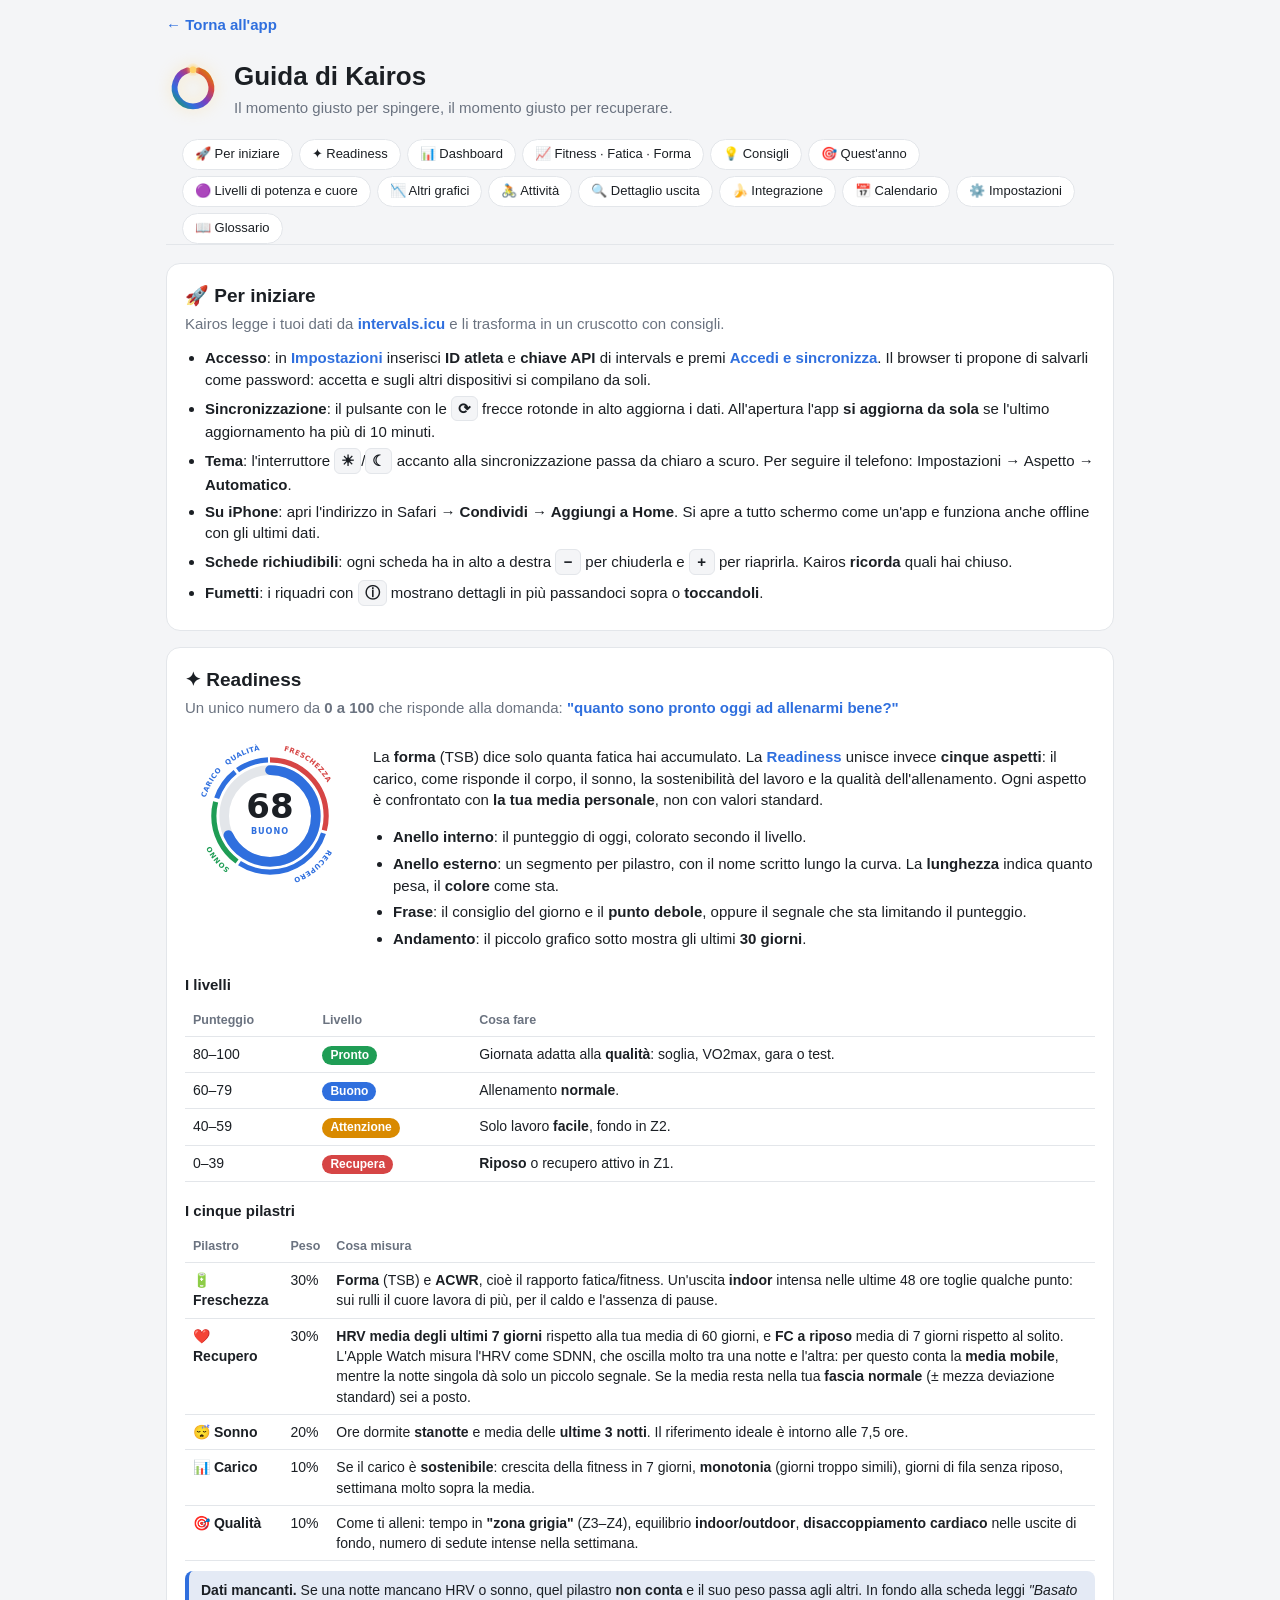
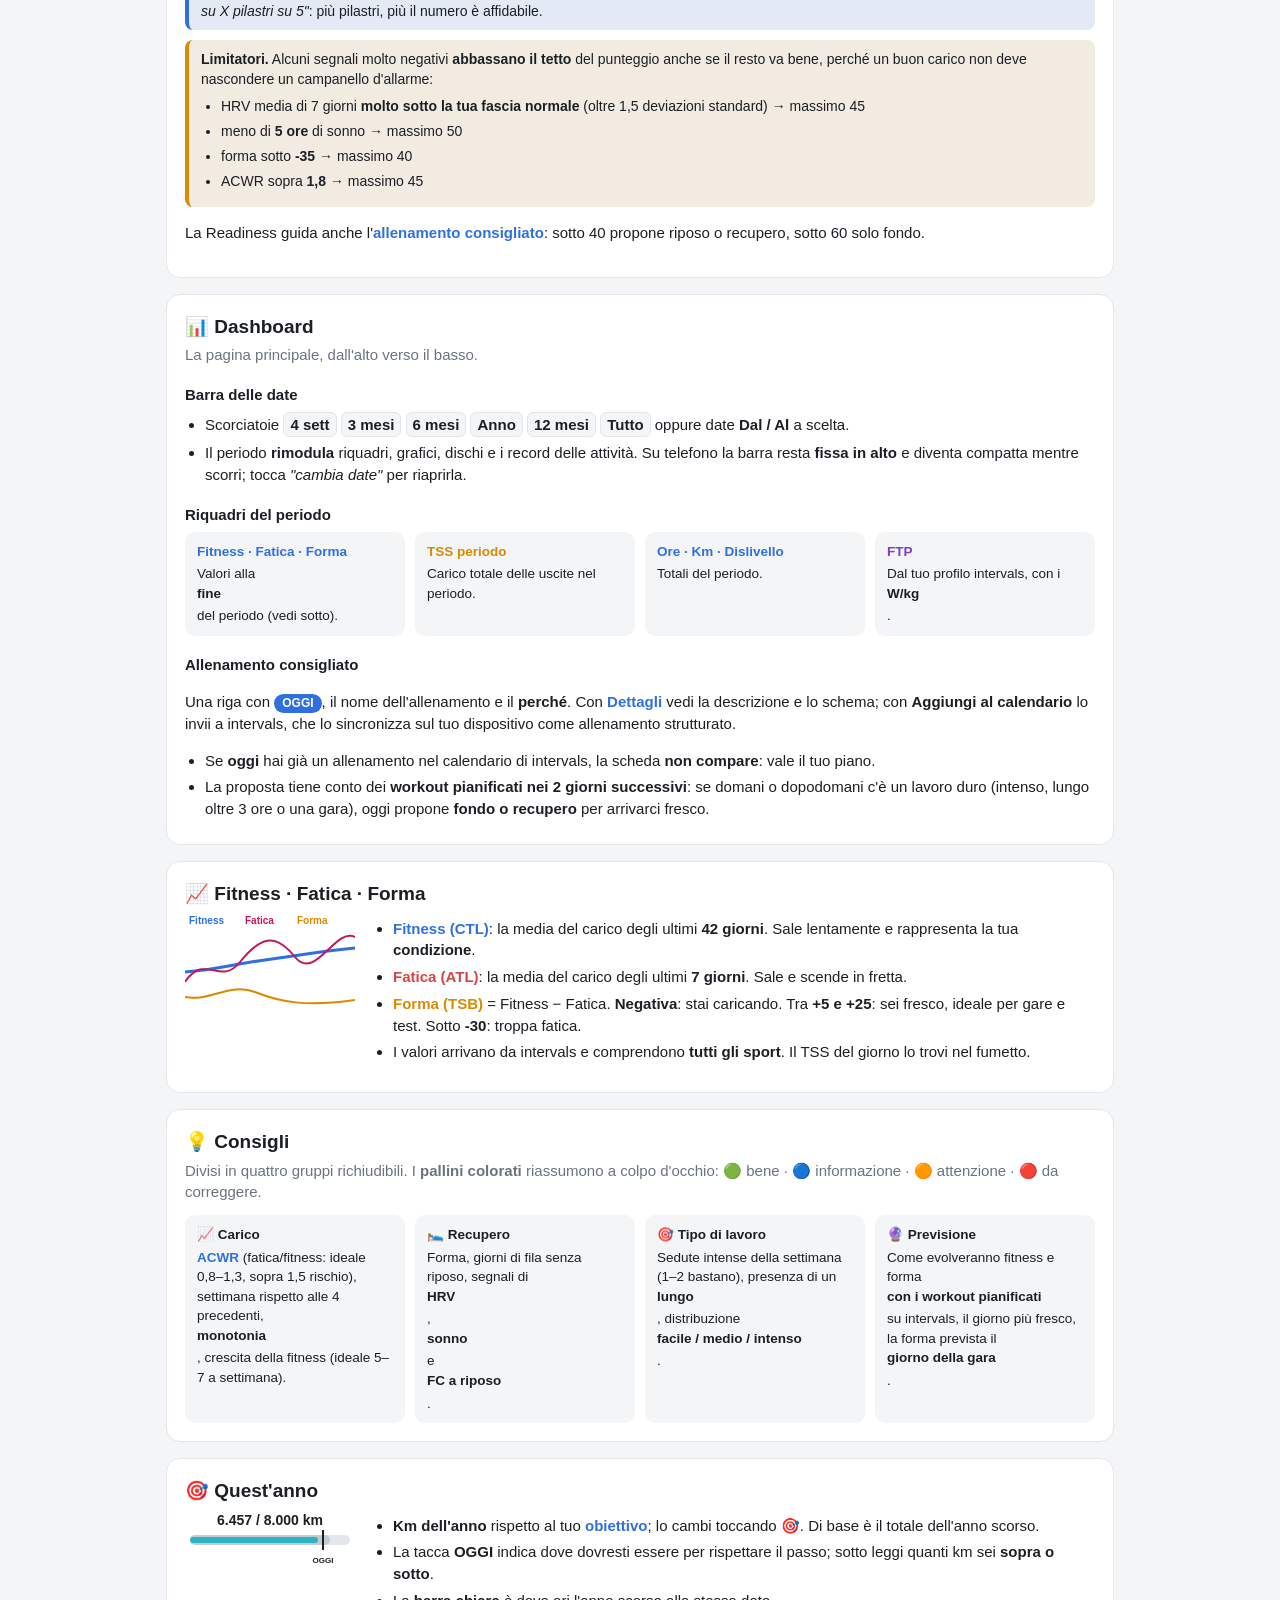
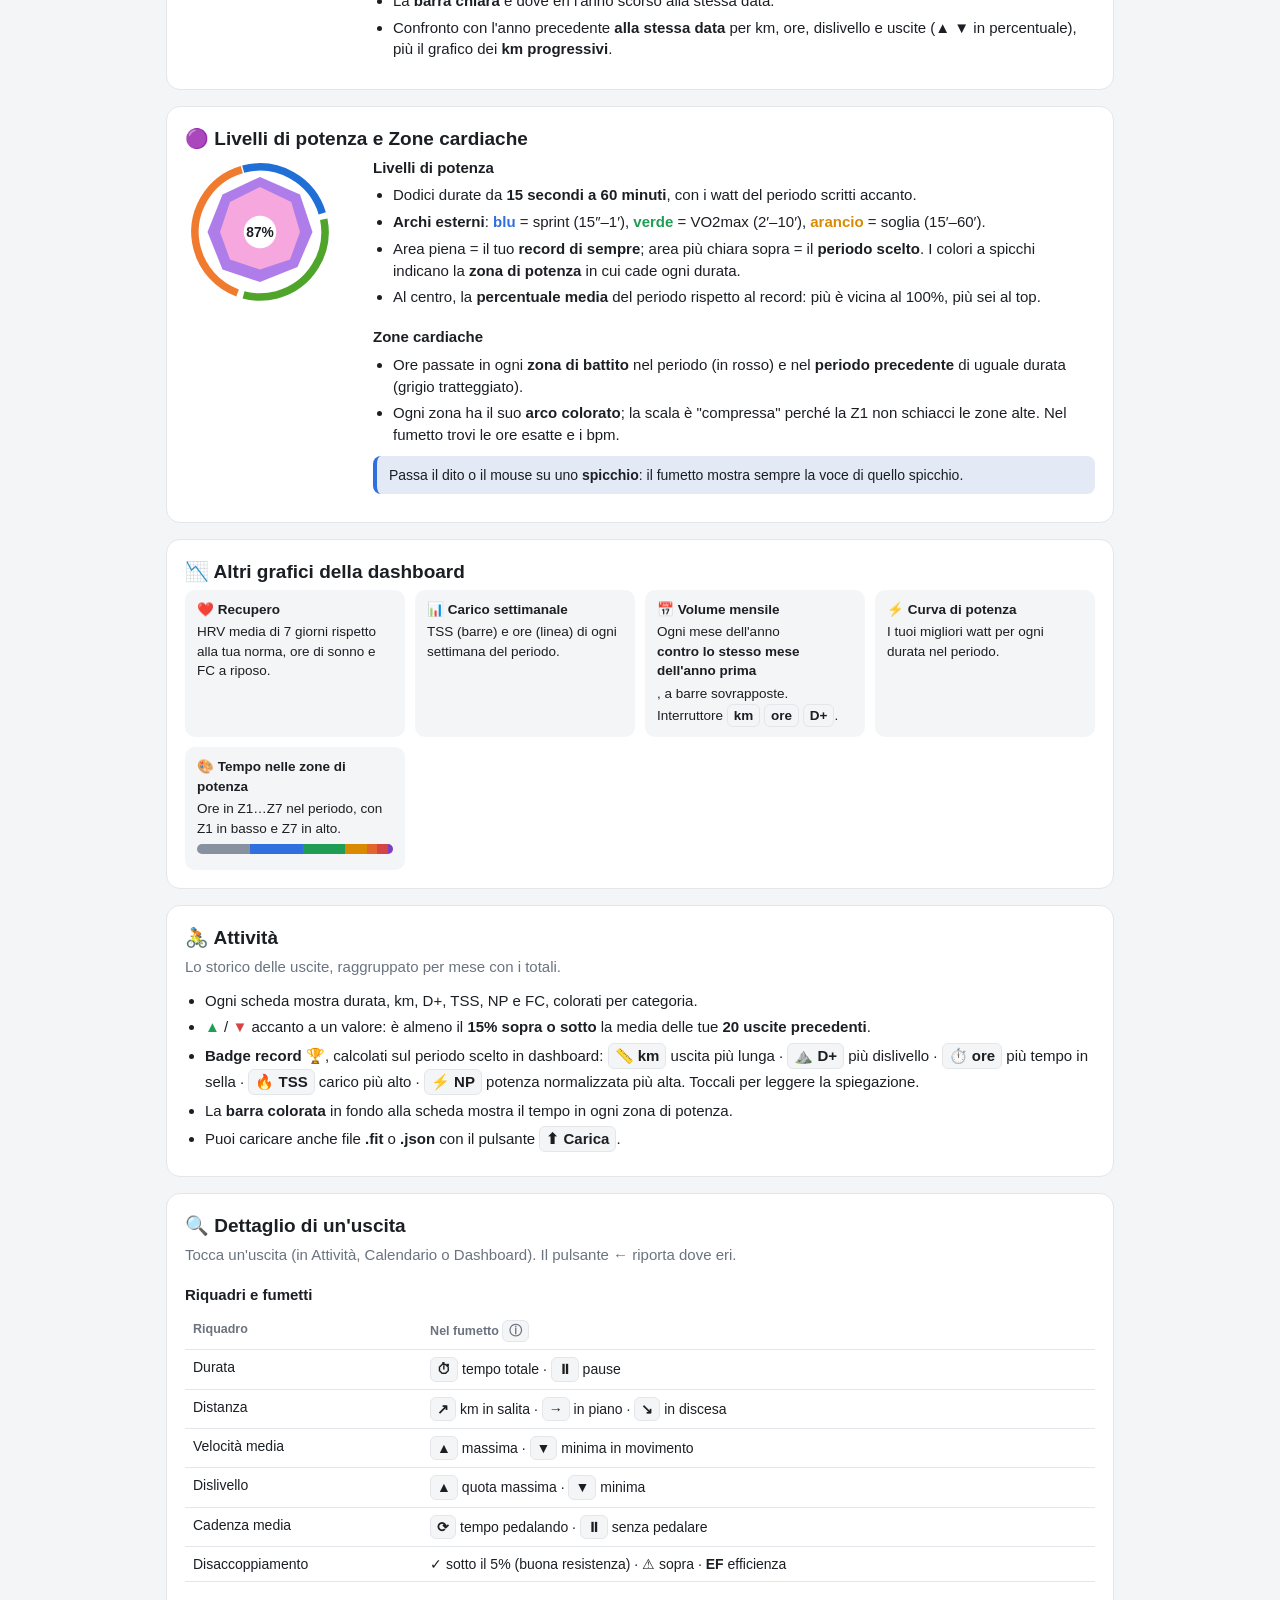
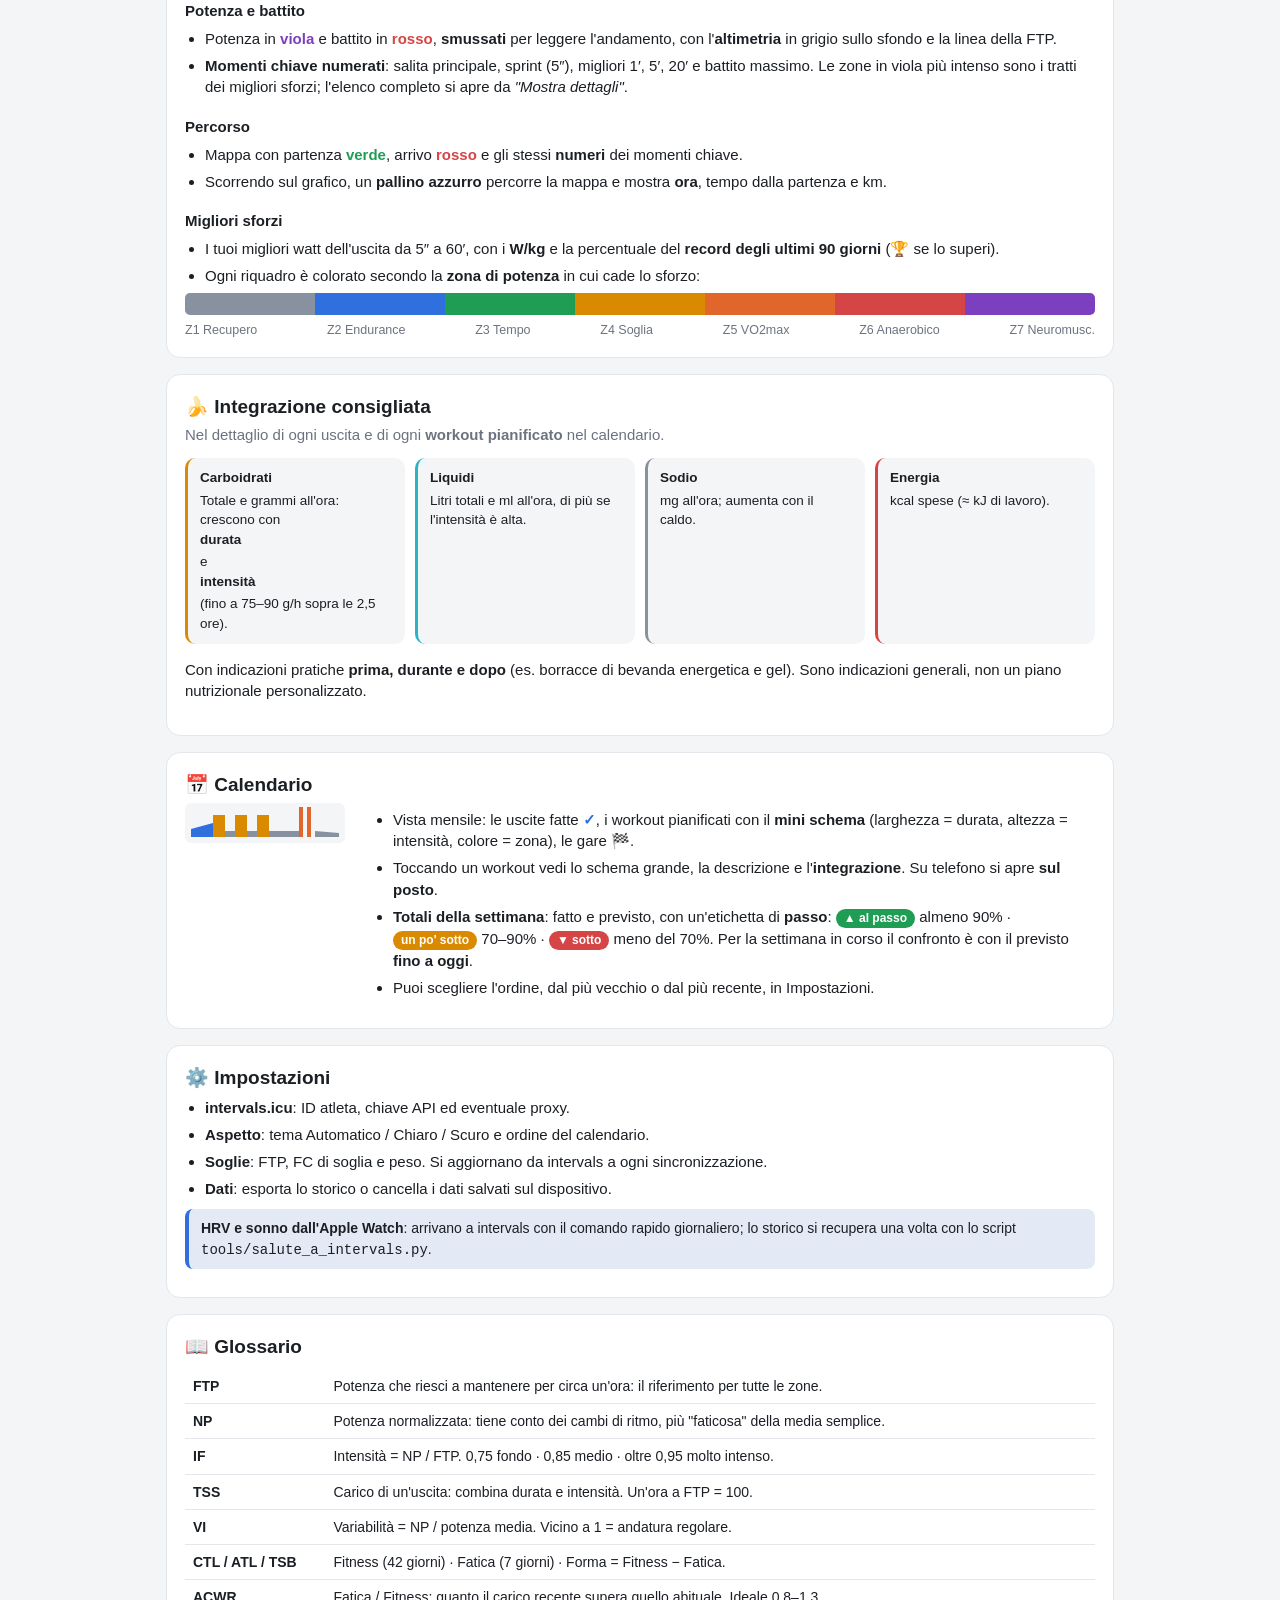
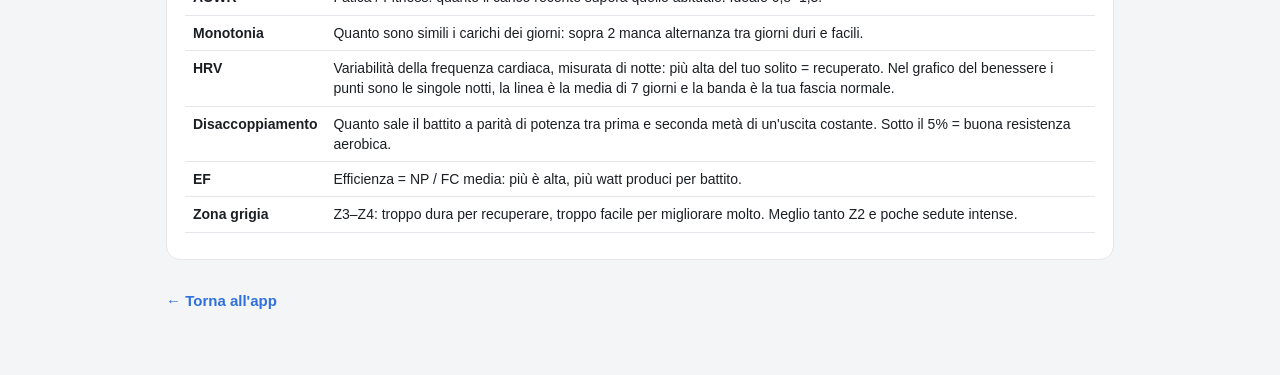
<file: guida.html>
<!doctype html>
<html lang="it">
<head>
  <meta charset="utf-8">
  <meta name="viewport" content="width=device-width, initial-scale=1, viewport-fit=cover">
  <meta name="theme-color" content="#111418">
  <title>Guida · Kairos</title>
  <link rel="icon" href="icon.svg" type="image/svg+xml">
  <link rel="stylesheet" href="styles.css">
  <script>
    try { const t = localStorage.getItem('theme'); if (t === 'light' || t === 'dark') document.documentElement.dataset.theme = t; } catch {}
  </script>
  <style>
    .guide { max-width: 980px; margin: 0 auto; padding: 0 16px 60px; }
    .g-hero { display: flex; align-items: center; gap: 14px; padding: 18px 0 8px; }
    .g-hero img { width: 54px; height: 54px; filter: drop-shadow(0 0 8px #ffd16666); }
    .g-hero h1 { margin: 0; font-size: 26px; }
    .g-hero p { margin: 2px 0 0; color: var(--muted); }
    .g-back { display: inline-block; margin: 14px 0 4px; color: var(--accent); text-decoration: none; font-weight: 600; }
    .toc { display: flex; flex-wrap: wrap; gap: 6px; margin: 12px 0 18px; }
    .toc a { text-decoration: none; color: var(--text); background: var(--card); border: 1px solid var(--line); border-radius: 999px; padding: 5px 12px; font-size: 13px; }
    .toc a:hover { border-color: var(--accent); color: var(--accent); }
    section.g { background: var(--card); border: 1px solid var(--line); border-radius: 14px; padding: 18px; margin-bottom: 16px; scroll-margin-top: 12px; }
    section.g > h2 { font-size: 19px; color: var(--text); margin: 0 0 4px; display: flex; align-items: center; gap: 8px; }
    section.g > .lead { color: var(--muted); margin: 0 0 12px; }
    h3 { font-size: 15px; margin: 18px 0 6px; }
    .g ul { padding-left: 20px; margin: 6px 0; } .g li { margin-bottom: 5px; }
    .kw { font-weight: 700; color: var(--accent); }
    .kw.g1 { color: #1f9d55; } .kw.o { color: #d98a00; } .kw.r { color: #d64545; } .kw.p { color: #7b3fbf; }
    .split { display: grid; grid-template-columns: 170px 1fr; gap: 18px; align-items: start; }
    @media (max-width: 700px) { .split { grid-template-columns: 1fr; } .split > svg, .split > .fig { justify-self: center; } }
    .fig { display: block; max-width: 100%; }
    .tbl { width: 100%; border-collapse: collapse; font-size: 14px; margin: 8px 0; }
    .tbl th, .tbl td { text-align: left; padding: 7px 8px; border-bottom: 1px solid var(--line); vertical-align: top; }
    .tbl th { color: var(--muted); font-weight: 600; font-size: 12.5px; }
    .chip { display: inline-block; padding: 1px 8px; border-radius: 999px; font-size: 12px; font-weight: 700; color: #fff; }
    .tip { background: color-mix(in srgb, var(--accent) 8%, var(--bg)); border-left: 4px solid var(--accent); padding: 9px 12px; border-radius: 8px; margin: 10px 0; font-size: 14px; }
    .tip.warn { border-color: #d98a00; background: color-mix(in srgb, #d98a00 9%, var(--bg)); }
    .sym { display: inline-grid; place-items: center; min-width: 26px; padding: 1px 6px; border-radius: 6px; background: var(--bg); border: 1px solid var(--line); font-weight: 700; }
    .zbar { display: flex; height: 10px; border-radius: 5px; overflow: hidden; margin: 6px 0; }
    .zbar i { display: block; }
    .grid-mini { display: grid; grid-template-columns: repeat(auto-fill, minmax(210px, 1fr)); gap: 10px; }
    .mini { background: var(--bg); border-radius: 10px; padding: 10px 12px; font-size: 13.5px; }
    .mini b { display: block; margin-bottom: 3px; }
  </style>
</head>
<body>
<div class="guide">
  <a class="g-back" href="./">← Torna all'app</a>
  <div class="g-hero">
    <img src="icon.svg" alt="">
    <div><h1>Guida di Kairos</h1><p>Il momento giusto per spingere, il momento giusto per recuperare.</p></div>
  </div>

  <nav class="toc">
    <a href="#inizio">🚀 Per iniziare</a><a href="#readiness">✦ Readiness</a><a href="#dashboard">📊 Dashboard</a>
    <a href="#forma">📈 Fitness · Fatica · Forma</a><a href="#consigli">💡 Consigli</a><a href="#anno">🎯 Quest'anno</a>
    <a href="#dischi">🟣 Livelli di potenza e cuore</a><a href="#grafici">📉 Altri grafici</a><a href="#attivita">🚴 Attività</a>
    <a href="#dettaglio">🔍 Dettaglio uscita</a><a href="#integrazione">🍌 Integrazione</a><a href="#calendario">📅 Calendario</a>
    <a href="#impostazioni">⚙️ Impostazioni</a><a href="#glossario">📖 Glossario</a>
  </nav>

  <!-- ===================== PER INIZIARE ===================== -->
  <section class="g" id="inizio">
    <h2>🚀 Per iniziare</h2>
    <p class="lead">Kairos legge i tuoi dati da <span class="kw">intervals.icu</span> e li trasforma in un cruscotto con consigli.</p>
    <ul>
      <li><b>Accesso</b>: in <span class="kw">Impostazioni</span> inserisci <b>ID atleta</b> e <b>chiave API</b> di intervals e premi <span class="kw">Accedi e sincronizza</span>. Il browser ti propone di salvarli come password: accetta e sugli altri dispositivi si compilano da soli.</li>
      <li><b>Sincronizzazione</b>: il pulsante con le <span class="sym">⟳</span> frecce rotonde in alto aggiorna i dati. All'apertura l'app <b>si aggiorna da sola</b> se l'ultimo aggiornamento ha più di 10 minuti.</li>
      <li><b>Tema</b>: l'interruttore <span class="sym">☀</span>/<span class="sym">☾</span> accanto alla sincronizzazione passa da chiaro a scuro. Per seguire il telefono: Impostazioni → Aspetto → <b>Automatico</b>.</li>
      <li><b>Su iPhone</b>: apri l'indirizzo in Safari → <b>Condividi → Aggiungi a Home</b>. Si apre a tutto schermo come un'app e funziona anche offline con gli ultimi dati.</li>
      <li><b>Schede richiudibili</b>: ogni scheda ha in alto a destra <span class="sym">−</span> per chiuderla e <span class="sym">+</span> per riaprirla. Kairos <b>ricorda</b> quali hai chiuso.</li>
      <li><b>Fumetti</b>: i riquadri con <span class="sym">ⓘ</span> mostrano dettagli in più passandoci sopra o <b>toccandoli</b>.</li>
    </ul>
  </section>

  <!-- ===================== READINESS ===================== -->
  <section class="g" id="readiness">
    <h2>✦ Readiness</h2>
    <p class="lead">Un unico numero da <b>0 a 100</b> che risponde alla domanda: <span class="kw">"quanto sono pronto oggi ad allenarmi bene?"</span></p>
    <div class="split">
      <svg class="fig" viewBox="0 0 230 230" width="170" height="170" aria-label="Esempio di anello Readiness">
        <defs>
          <path id="ga0" d="M 115 25 A 90 90 0 0 1 200.6 87.2"/><path id="ga1" d="M 199.3 147.8 A 90 90 0 0 1 132.9 203.2"/>
          <path id="ga2" d="M 87.4 200.7 A 90 90 0 0 1 25.4 125.6"/><path id="ga3" d="M 28.3 89.4 A 90 90 0 0 1 49.1 53.7"/>
          <path id="ga4" d="M 60.2 44.4 A 90 90 0 0 1 98.2 26.6"/>
        </defs>
        <circle cx="115" cy="115" r="76" fill="none" stroke="#d64545" stroke-width="7" stroke-dasharray="139 478" transform="rotate(-90 115 115)"/>
        <circle cx="115" cy="115" r="76" fill="none" stroke="#2f6fde" stroke-width="7" stroke-dasharray="139 478" stroke-dashoffset="-143" transform="rotate(-90 115 115)"/>
        <circle cx="115" cy="115" r="76" fill="none" stroke="#1f9d55" stroke-width="7" stroke-dasharray="91 478" stroke-dashoffset="-286" transform="rotate(-90 115 115)"/>
        <circle cx="115" cy="115" r="76" fill="none" stroke="#2f6fde" stroke-width="7" stroke-dasharray="44 478" stroke-dashoffset="-382" transform="rotate(-90 115 115)"/>
        <circle cx="115" cy="115" r="76" fill="none" stroke="#2f6fde" stroke-width="7" stroke-dasharray="44 478" stroke-dashoffset="-430" transform="rotate(-90 115 115)"/>
        <g font-size="9.5" font-weight="700" letter-spacing=".6" font-family="system-ui, sans-serif">
          <text fill="#d64545"><textPath href="#ga0" startOffset="50%" text-anchor="middle">FRESCHEZZA</textPath></text>
          <text fill="#2f6fde"><textPath href="#ga1" startOffset="50%" text-anchor="middle">RECUPERO</textPath></text>
          <text fill="#1f9d55"><textPath href="#ga2" startOffset="50%" text-anchor="middle">SONNO</textPath></text>
          <text fill="#2f6fde"><textPath href="#ga3" startOffset="50%" text-anchor="middle">CARICO</textPath></text>
          <text fill="#2f6fde"><textPath href="#ga4" startOffset="50%" text-anchor="middle">QUALITÀ</textPath></text>
        </g>
        <circle cx="115" cy="115" r="62" fill="none" stroke="var(--line)" stroke-width="13"/>
        <circle cx="115" cy="115" r="62" fill="none" stroke="#2f6fde" stroke-width="13" stroke-linecap="round" stroke-dasharray="265 390" transform="rotate(-90 115 115)"/>
        <text x="115" y="118" text-anchor="middle" font-size="46" font-weight="800" fill="var(--text)" font-family="system-ui">68</text>
        <text x="115" y="140" text-anchor="middle" font-size="11" font-weight="800" letter-spacing="1.3" fill="#2f6fde" font-family="system-ui">BUONO</text>
      </svg>
      <div>
        <p>La <b>forma</b> (TSB) dice solo quanta fatica hai accumulato. La <span class="kw">Readiness</span> unisce invece <b>cinque aspetti</b>: il carico, come risponde il corpo, il sonno, la sostenibilità del lavoro e la qualità dell'allenamento. Ogni aspetto è confrontato con <b>la tua media personale</b>, non con valori standard.</p>
        <ul>
          <li><b>Anello interno</b>: il punteggio di oggi, colorato secondo il livello.</li>
          <li><b>Anello esterno</b>: un segmento per pilastro, con il nome scritto lungo la curva. La <b>lunghezza</b> indica quanto pesa, il <b>colore</b> come sta.</li>
          <li><b>Frase</b>: il consiglio del giorno e il <b>punto debole</b>, oppure il segnale che sta limitando il punteggio.</li>
          <li><b>Andamento</b>: il piccolo grafico sotto mostra gli ultimi <b>30 giorni</b>.</li>
        </ul>
      </div>
    </div>

    <h3>I livelli</h3>
    <table class="tbl">
      <tr><th>Punteggio</th><th>Livello</th><th>Cosa fare</th></tr>
      <tr><td>80–100</td><td><span class="chip" style="background:#1f9d55">Pronto</span></td><td>Giornata adatta alla <b>qualità</b>: soglia, VO2max, gara o test.</td></tr>
      <tr><td>60–79</td><td><span class="chip" style="background:#2f6fde">Buono</span></td><td>Allenamento <b>normale</b>.</td></tr>
      <tr><td>40–59</td><td><span class="chip" style="background:#d98a00">Attenzione</span></td><td>Solo lavoro <b>facile</b>, fondo in Z2.</td></tr>
      <tr><td>0–39</td><td><span class="chip" style="background:#d64545">Recupera</span></td><td><b>Riposo</b> o recupero attivo in Z1.</td></tr>
    </table>

    <h3>I cinque pilastri</h3>
    <table class="tbl">
      <tr><th>Pilastro</th><th>Peso</th><th>Cosa misura</th></tr>
      <tr><td>🔋 <b>Freschezza</b></td><td>30%</td><td><b>Forma</b> (TSB) e <b>ACWR</b>, cioè il rapporto fatica/fitness. Un'uscita <b>indoor</b> intensa nelle ultime 48 ore toglie qualche punto: sui rulli il cuore lavora di più, per il caldo e l'assenza di pause.</td></tr>
      <tr><td>❤️ <b>Recupero</b></td><td>30%</td><td><b>HRV media degli ultimi 7 giorni</b> rispetto alla tua media di 60 giorni, e <b>FC a riposo</b> media di 7 giorni rispetto al solito. L'Apple Watch misura l'HRV come SDNN, che oscilla molto tra una notte e l'altra: per questo conta la <b>media mobile</b>, mentre la notte singola dà solo un piccolo segnale. Se la media resta nella tua <b>fascia normale</b> (± mezza deviazione standard) sei a posto.</td></tr>
      <tr><td>😴 <b>Sonno</b></td><td>20%</td><td>Ore dormite <b>stanotte</b> e media delle <b>ultime 3 notti</b>. Il riferimento ideale è intorno alle 7,5 ore.</td></tr>
      <tr><td>📊 <b>Carico</b></td><td>10%</td><td>Se il carico è <b>sostenibile</b>: crescita della fitness in 7 giorni, <b>monotonia</b> (giorni troppo simili), giorni di fila senza riposo, settimana molto sopra la media.</td></tr>
      <tr><td>🎯 <b>Qualità</b></td><td>10%</td><td>Come ti alleni: tempo in <b>"zona grigia"</b> (Z3–Z4), equilibrio <b>indoor/outdoor</b>, <b>disaccoppiamento cardiaco</b> nelle uscite di fondo, numero di sedute intense nella settimana.</td></tr>
    </table>

    <div class="tip"><b>Dati mancanti.</b> Se una notte mancano HRV o sonno, quel pilastro <b>non conta</b> e il suo peso passa agli altri. In fondo alla scheda leggi <i>"Basato su X pilastri su 5"</i>: più pilastri, più il numero è affidabile.</div>
    <div class="tip warn"><b>Limitatori.</b> Alcuni segnali molto negativi <b>abbassano il tetto</b> del punteggio anche se il resto va bene, perché un buon carico non deve nascondere un campanello d'allarme:
      <ul><li>HRV media di 7 giorni <b>molto sotto la tua fascia normale</b> (oltre 1,5 deviazioni standard) → massimo 45</li><li>meno di <b>5 ore</b> di sonno → massimo 50</li><li>forma sotto <b>-35</b> → massimo 40</li><li>ACWR sopra <b>1,8</b> → massimo 45</li></ul></div>
    <p>La Readiness guida anche l'<span class="kw">allenamento consigliato</span>: sotto 40 propone riposo o recupero, sotto 60 solo fondo.</p>
  </section>

  <!-- ===================== DASHBOARD ===================== -->
  <section class="g" id="dashboard">
    <h2>📊 Dashboard</h2>
    <p class="lead">La pagina principale, dall'alto verso il basso.</p>
    <h3>Barra delle date</h3>
    <ul>
      <li>Scorciatoie <span class="sym">4 sett</span> <span class="sym">3 mesi</span> <span class="sym">6 mesi</span> <span class="sym">Anno</span> <span class="sym">12 mesi</span> <span class="sym">Tutto</span> oppure date <b>Dal / Al</b> a scelta.</li>
      <li>Il periodo <b>rimodula</b> riquadri, grafici, dischi e i record delle attività. Su telefono la barra resta <b>fissa in alto</b> e diventa compatta mentre scorri; tocca <i>"cambia date"</i> per riaprirla.</li>
    </ul>
    <h3>Riquadri del periodo</h3>
    <div class="grid-mini">
      <div class="mini"><b class="kw">Fitness · Fatica · Forma</b>Valori alla <b>fine</b> del periodo (vedi sotto).</div>
      <div class="mini"><b class="kw o">TSS periodo</b>Carico totale delle uscite nel periodo.</div>
      <div class="mini"><b class="kw">Ore · Km · Dislivello</b>Totali del periodo.</div>
      <div class="mini"><b class="kw p">FTP</b>Dal tuo profilo intervals, con i <b>W/kg</b>.</div>
    </div>
    <h3>Allenamento consigliato</h3>
    <p>Una riga con <span class="chip" style="background:var(--accent)">OGGI</span>, il nome dell'allenamento e il <b>perché</b>. Con <span class="kw">Dettagli</span> vedi la descrizione e lo schema; con <b>Aggiungi al calendario</b> lo invii a intervals, che lo sincronizza sul tuo dispositivo come allenamento strutturato.</p>
    <ul>
      <li>Se <b>oggi</b> hai già un allenamento nel calendario di intervals, la scheda <b>non compare</b>: vale il tuo piano.</li>
      <li>La proposta tiene conto dei <b>workout pianificati nei 2 giorni successivi</b>: se domani o dopodomani c'è un lavoro duro (intenso, lungo oltre 3 ore o una gara), oggi propone <b>fondo o recupero</b> per arrivarci fresco.</li>
    </ul>
  </section>

  <section class="g" id="forma">
    <h2>📈 Fitness · Fatica · Forma</h2>
    <div class="split">
      <svg class="fig" viewBox="0 0 170 100" width="170" height="100" aria-hidden="true">
        <path d="M0 60 C30 58 50 52 80 48 S130 40 170 36" fill="none" stroke="#2f6fde" stroke-width="3"/>
        <path d="M0 70 C20 40 35 75 55 50 S90 20 110 45 S150 15 170 25" fill="none" stroke="#c2185b" stroke-width="2"/>
        <path d="M0 85 C25 90 45 70 70 80 S120 95 170 88" fill="none" stroke="#d98a00" stroke-width="2"/>
        <text x="4" y="12" font-size="10" fill="#2f6fde" font-weight="700">Fitness</text>
        <text x="60" y="12" font-size="10" fill="#c2185b" font-weight="700">Fatica</text>
        <text x="112" y="12" font-size="10" fill="#d98a00" font-weight="700">Forma</text>
      </svg>
      <ul>
        <li><span class="kw">Fitness (CTL)</span>: la media del carico degli ultimi <b>42 giorni</b>. Sale lentamente e rappresenta la tua <b>condizione</b>.</li>
        <li><span class="kw r">Fatica (ATL)</span>: la media del carico degli ultimi <b>7 giorni</b>. Sale e scende in fretta.</li>
        <li><span class="kw o">Forma (TSB)</span> = Fitness − Fatica. <b>Negativa</b>: stai caricando. Tra <b>+5 e +25</b>: sei fresco, ideale per gare e test. Sotto <b>-30</b>: troppa fatica.</li>
        <li>I valori arrivano da intervals e comprendono <b>tutti gli sport</b>. Il TSS del giorno lo trovi nel fumetto.</li>
      </ul>
    </div>
  </section>

  <section class="g" id="consigli">
    <h2>💡 Consigli</h2>
    <p class="lead">Divisi in quattro gruppi richiudibili. I <b>pallini colorati</b> riassumono a colpo d'occhio: 🟢 bene · 🔵 informazione · 🟠 attenzione · 🔴 da correggere.</p>
    <div class="grid-mini">
      <div class="mini"><b>📈 Carico</b><span class="kw">ACWR</span> (fatica/fitness: ideale 0,8–1,3, sopra 1,5 rischio), settimana rispetto alle 4 precedenti, <b>monotonia</b>, crescita della fitness (ideale 5–7 a settimana).</div>
      <div class="mini"><b>🛌 Recupero</b>Forma, giorni di fila senza riposo, segnali di <b>HRV</b>, <b>sonno</b> e <b>FC a riposo</b>.</div>
      <div class="mini"><b>🎯 Tipo di lavoro</b>Sedute intense della settimana (1–2 bastano), presenza di un <b>lungo</b>, distribuzione <b>facile / medio / intenso</b>.</div>
      <div class="mini"><b>🔮 Previsione</b>Come evolveranno fitness e forma <b>con i workout pianificati</b> su intervals, il giorno più fresco, la forma prevista il <b>giorno della gara</b>.</div>
    </div>
  </section>

  <section class="g" id="anno">
    <h2>🎯 Quest'anno</h2>
    <div class="split">
      <svg class="fig" viewBox="0 0 170 60" width="170" height="60" aria-hidden="true">
        <text x="85" y="16" text-anchor="middle" font-size="14" font-weight="800" fill="var(--text)">6.457 / 8.000 km</text>
        <rect x="5" y="26" width="160" height="10" rx="5" fill="var(--line)"/>
        <rect x="5" y="26" width="140" height="10" rx="5" fill="#8891a055"/>
        <rect x="5" y="28" width="128" height="6" rx="3" fill="#2bb5c4"/>
        <rect x="137" y="21" width="2" height="20" fill="var(--text)"/><text x="138" y="54" text-anchor="middle" font-size="8" font-weight="800" fill="var(--text)">OGGI</text>
      </svg>
      <ul>
        <li><b>Km dell'anno</b> rispetto al tuo <span class="kw">obiettivo</span>; lo cambi toccando 🎯. Di base è il totale dell'anno scorso.</li>
        <li>La tacca <b>OGGI</b> indica dove dovresti essere per rispettare il passo; sotto leggi quanti km sei <b>sopra o sotto</b>.</li>
        <li>La <b>barra chiara</b> è dove eri l'anno scorso alla stessa data.</li>
        <li>Confronto con l'anno precedente <b>alla stessa data</b> per km, ore, dislivello e uscite (▲ ▼ in percentuale), più il grafico dei <b>km progressivi</b>.</li>
      </ul>
    </div>
  </section>

  <section class="g" id="dischi">
    <h2>🟣 Livelli di potenza e Zone cardiache</h2>
    <div class="split">
      <svg class="fig" viewBox="0 0 120 120" width="150" height="150" aria-hidden="true">
        <circle cx="60" cy="60" r="52" fill="none" stroke="#1f6fd6" stroke-width="6" stroke-dasharray="80 400" transform="rotate(-105 60 60)"/>
        <circle cx="60" cy="60" r="52" fill="none" stroke="#4ea52a" stroke-width="6" stroke-dasharray="105 400" stroke-dashoffset="-85" transform="rotate(-105 60 60)"/>
        <circle cx="60" cy="60" r="52" fill="none" stroke="#f07a2d" stroke-width="6" stroke-dasharray="130 400" stroke-dashoffset="-195" transform="rotate(-105 60 60)"/>
        <polygon points="60,16 92,30 102,60 90,88 60,100 30,90 18,60 30,30" fill="#9b5de5cc"/>
        <polygon points="60,24 85,36 92,60 84,82 60,90 36,82 28,60 36,36" fill="#f6a8de"/>
        <circle cx="60" cy="60" r="13" fill="var(--card)"/><text x="60" y="64" text-anchor="middle" font-size="11" font-weight="800" fill="var(--text)">87%</text>
      </svg>
      <div>
        <h3 style="margin-top:0">Livelli di potenza</h3>
        <ul>
          <li>Dodici durate da <b>15 secondi a 60 minuti</b>, con i watt del periodo scritti accanto.</li>
          <li><b>Archi esterni</b>: <span class="kw">blu</span> = sprint (15″–1′), <span class="kw g1">verde</span> = VO2max (2′–10′), <span class="kw o">arancio</span> = soglia (15′–60′).</li>
          <li>Area piena = il tuo <b>record di sempre</b>; area più chiara sopra = il <b>periodo scelto</b>. I colori a spicchi indicano la <b>zona di potenza</b> in cui cade ogni durata.</li>
          <li>Al centro, la <b>percentuale media</b> del periodo rispetto al record: più è vicina al 100%, più sei al top.</li>
        </ul>
        <h3>Zone cardiache</h3>
        <ul>
          <li>Ore passate in ogni <b>zona di battito</b> nel periodo (in rosso) e nel <b>periodo precedente</b> di uguale durata (grigio tratteggiato).</li>
          <li>Ogni zona ha il suo <b>arco colorato</b>; la scala è "compressa" perché la Z1 non schiacci le zone alte. Nel fumetto trovi le ore esatte e i bpm.</li>
        </ul>
        <p class="tip">Passa il dito o il mouse su uno <b>spicchio</b>: il fumetto mostra sempre la voce di quello spicchio.</p>
      </div>
    </div>
  </section>

  <section class="g" id="grafici">
    <h2>📉 Altri grafici della dashboard</h2>
    <div class="grid-mini">
      <div class="mini"><b>❤️ Recupero</b>HRV media di 7 giorni rispetto alla tua norma, ore di sonno e FC a riposo.</div>
      <div class="mini"><b>📊 Carico settimanale</b>TSS (barre) e ore (linea) di ogni settimana del periodo.</div>
      <div class="mini"><b>📅 Volume mensile</b>Ogni mese dell'anno <b>contro lo stesso mese dell'anno prima</b>, a barre sovrapposte. Interruttore <span class="sym">km</span> <span class="sym">ore</span> <span class="sym">D+</span>.</div>
      <div class="mini"><b>⚡ Curva di potenza</b>I tuoi migliori watt per ogni durata nel periodo.</div>
      <div class="mini"><b>🎨 Tempo nelle zone di potenza</b>Ore in Z1…Z7 nel periodo, con Z1 in basso e Z7 in alto.
        <div class="zbar"><i style="flex:5;background:#8891a0"></i><i style="flex:5;background:#2f6fde"></i><i style="flex:4;background:#1f9d55"></i><i style="flex:2;background:#d98a00"></i><i style="flex:1;background:#e0662b"></i><i style="flex:1;background:#d64545"></i><i style="flex:.5;background:#7b3fbf"></i></div></div>
    </div>
  </section>

  <!-- ===================== ATTIVITÀ ===================== -->
  <section class="g" id="attivita">
    <h2>🚴 Attività</h2>
    <p class="lead">Lo storico delle uscite, raggruppato per mese con i totali.</p>
    <ul>
      <li>Ogni scheda mostra durata, km, D+, TSS, NP e FC, colorati per categoria.</li>
      <li><span class="kw g1">▲</span> / <span class="kw r">▼</span> accanto a un valore: è almeno il <b>15% sopra o sotto</b> la media delle tue <b>20 uscite precedenti</b>.</li>
      <li><b>Badge record 🏆</b>, calcolati sul periodo scelto in dashboard: <span class="sym">📏 km</span> uscita più lunga · <span class="sym">⛰️ D+</span> più dislivello · <span class="sym">⏱️ ore</span> più tempo in sella · <span class="sym">🔥 TSS</span> carico più alto · <span class="sym">⚡ NP</span> potenza normalizzata più alta. Toccali per leggere la spiegazione.</li>
      <li>La <b>barra colorata</b> in fondo alla scheda mostra il tempo in ogni zona di potenza.</li>
      <li>Puoi caricare anche file <b>.fit</b> o <b>.json</b> con il pulsante <span class="sym">⬆ Carica</span>.</li>
    </ul>
  </section>

  <section class="g" id="dettaglio">
    <h2>🔍 Dettaglio di un'uscita</h2>
    <p class="lead">Tocca un'uscita (in Attività, Calendario o Dashboard). Il pulsante ← riporta dove eri.</p>
    <h3>Riquadri e fumetti</h3>
    <table class="tbl">
      <tr><th>Riquadro</th><th>Nel fumetto <span class="sym">ⓘ</span></th></tr>
      <tr><td>Durata</td><td><span class="sym">⏱</span> tempo totale · <span class="sym">⏸</span> pause</td></tr>
      <tr><td>Distanza</td><td><span class="sym">↗</span> km in salita · <span class="sym">→</span> in piano · <span class="sym">↘</span> in discesa</td></tr>
      <tr><td>Velocità media</td><td><span class="sym">▲</span> massima · <span class="sym">▼</span> minima in movimento</td></tr>
      <tr><td>Dislivello</td><td><span class="sym">▲</span> quota massima · <span class="sym">▼</span> minima</td></tr>
      <tr><td>Cadenza media</td><td><span class="sym">⟳</span> tempo pedalando · <span class="sym">⏸</span> senza pedalare</td></tr>
      <tr><td>Disaccoppiamento</td><td>✓ sotto il 5% (buona resistenza) · ⚠ sopra · <b>EF</b> efficienza</td></tr>
    </table>
    <h3>Potenza e battito</h3>
    <ul>
      <li>Potenza in <span class="kw p">viola</span> e battito in <span class="kw r">rosso</span>, <b>smussati</b> per leggere l'andamento, con l'<b>altimetria</b> in grigio sullo sfondo e la linea della FTP.</li>
      <li><b>Momenti chiave numerati</b>: salita principale, sprint (5″), migliori 1′, 5′, 20′ e battito massimo. Le zone in viola più intenso sono i tratti dei migliori sforzi; l'elenco completo si apre da <i>"Mostra dettagli"</i>.</li>
    </ul>
    <h3>Percorso</h3>
    <ul>
      <li>Mappa con partenza <span class="kw g1">verde</span>, arrivo <span class="kw r">rosso</span> e gli stessi <b>numeri</b> dei momenti chiave.</li>
      <li>Scorrendo sul grafico, un <b>pallino azzurro</b> percorre la mappa e mostra <b>ora</b>, tempo dalla partenza e km.</li>
    </ul>
    <h3>Migliori sforzi</h3>
    <ul>
      <li>I tuoi migliori watt dell'uscita da 5″ a 60′, con i <b>W/kg</b> e la percentuale del <b>record degli ultimi 90 giorni</b> (🏆 se lo superi).</li>
      <li>Ogni riquadro è colorato secondo la <b>zona di potenza</b> in cui cade lo sforzo:</li>
    </ul>
    <div class="zbar" style="height:22px"><i style="flex:1;background:#8891a0"></i><i style="flex:1;background:#2f6fde"></i><i style="flex:1;background:#1f9d55"></i><i style="flex:1;background:#d98a00"></i><i style="flex:1;background:#e0662b"></i><i style="flex:1;background:#d64545"></i><i style="flex:1;background:#7b3fbf"></i></div>
    <p style="font-size:12.5px;color:var(--muted);display:flex;justify-content:space-between;margin:0"><span>Z1 Recupero</span><span>Z2 Endurance</span><span>Z3 Tempo</span><span>Z4 Soglia</span><span>Z5 VO2max</span><span>Z6 Anaerobico</span><span>Z7 Neuromusc.</span></p>
  </section>

  <section class="g" id="integrazione">
    <h2>🍌 Integrazione consigliata</h2>
    <p class="lead">Nel dettaglio di ogni uscita e di ogni <b>workout pianificato</b> nel calendario.</p>
    <div class="grid-mini">
      <div class="mini" style="border-left:3px solid #d98a00"><b>Carboidrati</b>Totale e grammi all'ora: crescono con <b>durata</b> e <b>intensità</b> (fino a 75–90 g/h sopra le 2,5 ore).</div>
      <div class="mini" style="border-left:3px solid #2bb5c4"><b>Liquidi</b>Litri totali e ml all'ora, di più se l'intensità è alta.</div>
      <div class="mini" style="border-left:3px solid #8891a0"><b>Sodio</b>mg all'ora; aumenta con il caldo.</div>
      <div class="mini" style="border-left:3px solid #d64545"><b>Energia</b>kcal spese (≈ kJ di lavoro).</div>
    </div>
    <p>Con indicazioni pratiche <b>prima, durante e dopo</b> (es. borracce di bevanda energetica e gel). Sono indicazioni generali, non un piano nutrizionale personalizzato.</p>
  </section>

  <section class="g" id="calendario">
    <h2>📅 Calendario</h2>
    <div class="split">
      <svg class="fig" viewBox="0 0 160 40" width="160" height="40" aria-hidden="true">
        <rect width="160" height="40" rx="6" fill="var(--bg)"/>
        <polygon points="6,34 6,26 28,20 28,34" fill="#2f6fde"/><rect x="28" y="12" width="12" height="22" fill="#d98a00"/><rect x="40" y="28" width="10" height="6" fill="#8891a0"/>
        <rect x="50" y="12" width="12" height="22" fill="#d98a00"/><rect x="62" y="28" width="10" height="6" fill="#8891a0"/><rect x="72" y="12" width="12" height="22" fill="#d98a00"/>
        <rect x="84" y="28" width="30" height="6" fill="#8891a0"/><rect x="114" y="4" width="4" height="30" fill="#e0662b"/><rect x="122" y="4" width="4" height="30" fill="#e0662b"/>
        <polygon points="130,34 130,28 154,30 154,34" fill="#8891a0"/>
      </svg>
      <ul>
        <li>Vista mensile: le uscite fatte <span class="kw">✓</span>, i workout pianificati con il <b>mini schema</b> (larghezza = durata, altezza = intensità, colore = zona), le gare 🏁.</li>
        <li>Toccando un workout vedi lo schema grande, la descrizione e l'<b>integrazione</b>. Su telefono si apre <b>sul posto</b>.</li>
        <li><b>Totali della settimana</b>: fatto e previsto, con un'etichetta di <b>passo</b>: <span class="chip" style="background:#1f9d55">▲ al passo</span> almeno 90% · <span class="chip" style="background:#d98a00">un po' sotto</span> 70–90% · <span class="chip" style="background:#d64545">▼ sotto</span> meno del 70%. Per la settimana in corso il confronto è con il previsto <b>fino a oggi</b>.</li>
        <li>Puoi scegliere l'ordine, dal più vecchio o dal più recente, in Impostazioni.</li>
      </ul>
    </div>
  </section>

  <section class="g" id="impostazioni">
    <h2>⚙️ Impostazioni</h2>
    <ul>
      <li><b>intervals.icu</b>: ID atleta, chiave API ed eventuale proxy.</li>
      <li><b>Aspetto</b>: tema Automatico / Chiaro / Scuro e ordine del calendario.</li>
      <li><b>Soglie</b>: FTP, FC di soglia e peso. Si aggiornano da intervals a ogni sincronizzazione.</li>
      <li><b>Dati</b>: esporta lo storico o cancella i dati salvati sul dispositivo.</li>
    </ul>
    <p class="tip"><b>HRV e sonno dall'Apple Watch</b>: arrivano a intervals con il comando rapido giornaliero; lo storico si recupera una volta con lo script <code>tools/salute_a_intervals.py</code>.</p>
  </section>

  <!-- ===================== GLOSSARIO ===================== -->
  <section class="g" id="glossario">
    <h2>📖 Glossario</h2>
    <table class="tbl">
      <tr><td><b>FTP</b></td><td>Potenza che riesci a mantenere per circa un'ora: il riferimento per tutte le zone.</td></tr>
      <tr><td><b>NP</b></td><td>Potenza normalizzata: tiene conto dei cambi di ritmo, più "faticosa" della media semplice.</td></tr>
      <tr><td><b>IF</b></td><td>Intensità = NP / FTP. 0,75 fondo · 0,85 medio · oltre 0,95 molto intenso.</td></tr>
      <tr><td><b>TSS</b></td><td>Carico di un'uscita: combina durata e intensità. Un'ora a FTP = 100.</td></tr>
      <tr><td><b>VI</b></td><td>Variabilità = NP / potenza media. Vicino a 1 = andatura regolare.</td></tr>
      <tr><td><b>CTL / ATL / TSB</b></td><td>Fitness (42 giorni) · Fatica (7 giorni) · Forma = Fitness − Fatica.</td></tr>
      <tr><td><b>ACWR</b></td><td>Fatica / Fitness: quanto il carico recente supera quello abituale. Ideale 0,8–1,3.</td></tr>
      <tr><td><b>Monotonia</b></td><td>Quanto sono simili i carichi dei giorni: sopra 2 manca alternanza tra giorni duri e facili.</td></tr>
      <tr><td><b>HRV</b></td><td>Variabilità della frequenza cardiaca, misurata di notte: più alta del tuo solito = recuperato. Nel grafico del benessere i punti sono le singole notti, la linea è la media di 7 giorni e la banda è la tua fascia normale.</td></tr>
      <tr><td><b>Disaccoppiamento</b></td><td>Quanto sale il battito a parità di potenza tra prima e seconda metà di un'uscita costante. Sotto il 5% = buona resistenza aerobica.</td></tr>
      <tr><td><b>EF</b></td><td>Efficienza = NP / FC media: più è alta, più watt produci per battito.</td></tr>
      <tr><td><b>Zona grigia</b></td><td>Z3–Z4: troppo dura per recuperare, troppo facile per migliorare molto. Meglio tanto Z2 e poche sedute intense.</td></tr>
    </table>
  </section>

  <a class="g-back" href="./">← Torna all'app</a>
</div>
</body>
</html>
</file>
<file: styles.css>
:root {
  --bg: #f4f5f7; --card: #fff; --text: #1b1f24; --muted: #6b7380; --line: #e3e6ea;
  --accent: #2f6fde; --good: #1f9d55; --ok: #d98a00; --bad: #d64545;
}
/* Tema: automatico (segue il sistema) oppure forzato da Impostazioni con data-theme su <html> */
:root { color-scheme: light; }
@media (prefers-color-scheme: dark) {
  :root:not([data-theme="light"]) { --bg: #111418; --card: #1a1e24; --text: #e8eaed; --muted: #9aa3ad; --line: #2a3038; --accent: #5b8ff0; color-scheme: dark; }
}
:root[data-theme="dark"] { --bg: #111418; --card: #1a1e24; --text: #e8eaed; --muted: #9aa3ad; --line: #2a3038; --accent: #5b8ff0; color-scheme: dark; }
* { box-sizing: border-box; }
body { margin: 0; font: 15px/1.45 -apple-system, BlinkMacSystemFont, "Segoe UI", Roboto, sans-serif; background: var(--bg); color: var(--text);
  padding-bottom: env(safe-area-inset-bottom); }
header { display: flex; justify-content: space-between; align-items: center; padding: calc(12px + env(safe-area-inset-top)) 16px 8px; }
h1 { font-size: 20px; margin: 0; }
h2 { font-size: 15px; margin: 0 0 10px; color: var(--muted); font-weight: 600; }
nav { display: flex; gap: 4px; padding: 0 16px; overflow-x: auto; border-bottom: 1px solid var(--line); }
nav button { background: none; border: 0; padding: 10px 12px; color: var(--muted); font: inherit; border-bottom: 2px solid transparent; cursor: pointer; }
nav button.active { color: var(--accent); border-color: var(--accent); }
main { padding: 12px 16px; max-width: 1560px; margin: 0 auto; }
@media (min-width: 1100px) { main { padding: 14px 28px; } }
.tab { display: none; } .tab.active { display: block; }
.card { background: var(--card); border: 1px solid var(--line); border-radius: 12px; padding: 14px; margin-bottom: 12px; }
.grid2 { display: grid; gap: 12px; grid-template-columns: 1fr; }
.grid2 .card { margin-bottom: 0; } .grid2 { margin-bottom: 12px; }
@media (min-width: 800px) { .grid2 { grid-template-columns: 1fr 1fr; } }
.chart { position: relative; height: 240px; }
.kpis { display: grid; grid-template-columns: repeat(2, 1fr); gap: 8px; margin-bottom: 12px; }
@media (min-width: 700px) { .kpis { grid-template-columns: repeat(6, 1fr); } }
.kpi { background: var(--card); border: 1px solid var(--line); border-radius: 12px; padding: 10px 12px; }
.kpi .v { font-size: 22px; font-weight: 700; font-variant-numeric: tabular-nums; }
.kpi .l { font-size: 12px; color: var(--muted); }
/* Colori per categoria di dato */
.kpi[class*="c-"] { border-left: 4px solid var(--c); background: color-mix(in srgb, var(--c) 7%, var(--card)); }
.kpi[class*="c-"] .v { color: var(--c); }
.c-time { --c: #2f6fde; }    /* durata, distanza, dislivello, velocità */
.c-load { --c: #d98a00; }    /* TSS, IF, lavoro */
.c-power { --c: #7b3fbf; }   /* potenza */
.c-hr { --c: #d64545; }      /* battito */
.c-cad { --c: #1f9d55; }     /* cadenza */
.c-fit { --c: #2f6fde; } .c-fat { --c: #c2185b; } .c-form { --c: #d98a00; }
@media (prefers-color-scheme: dark) {
  :root:not([data-theme="light"]) .c-power { --c: #a77be8; } :root:not([data-theme="light"]) .c-time, :root:not([data-theme="light"]) .c-fit { --c: #5b8ff0; } :root:not([data-theme="light"]) .c-hr { --c: #ef6b6b; } :root:not([data-theme="light"]) .c-fat { --c: #e5568f; } :root:not([data-theme="light"]) .ac-badges span { color: #f0b54a; }
}
:root[data-theme="dark"] .c-power { --c: #a77be8; } :root[data-theme="dark"] .c-time, :root[data-theme="dark"] .c-fit { --c: #5b8ff0; } :root[data-theme="dark"] .c-hr { --c: #ef6b6b; } :root[data-theme="dark"] .c-fat { --c: #e5568f; } :root[data-theme="dark"] .ac-badges span { color: #f0b54a; }
.advice { list-style: none; margin: 0; padding: 0; }
.advice li { padding: 8px 10px; border-left: 4px solid var(--accent); margin-bottom: 6px; background: var(--bg); border-radius: 6px; }
.advice li.good { border-color: var(--good); } .advice li.ok { border-color: var(--ok); } .advice li.bad { border-color: var(--bad); }
button { font: inherit; padding: 8px 14px; border-radius: 8px; border: 1px solid var(--line); background: var(--card); color: var(--text); cursor: pointer; margin: 4px 4px 0 0; }
button.primary { background: var(--accent); color: #fff; border-color: var(--accent); }
button.danger { color: var(--bad); }
label { display: block; margin-bottom: 10px; font-size: 13px; color: var(--muted); }
input { display: block; width: 100%; margin-top: 4px; padding: 9px; font: inherit; font-size: 16px; border: 1px solid var(--line); border-radius: 8px; background: var(--bg); color: var(--text); }
.hint { font-size: 13px; color: var(--muted); margin-top: 0; }
/* Pulsante compatto per caricare file, accanto al titolo Storico */
.acts-head { display: flex; justify-content: space-between; align-items: center; gap: 8px; margin-bottom: 4px; }
.acts-head h2 { margin: 0; }
.drop { display: inline-block; border: 1.5px dashed var(--line); border-radius: 8px; padding: 6px 12px; font-size: 13px; color: var(--accent); cursor: pointer; white-space: nowrap; }
.drop.over { border-color: var(--accent); }
.drop input { display: none; }
.row { display: flex; justify-content: space-between; gap: 8px; padding: 10px 0; border-bottom: 1px solid var(--line); }
.row:last-child { border-bottom: 0; }
.row .t { font-weight: 600; } .row .s { font-size: 13px; color: var(--muted); }
.row .r { text-align: right; white-space: nowrap; font-variant-numeric: tabular-nums; }
.row button { padding: 2px 8px; font-size: 12px; }
#status { padding: 0 16px; font-size: 13px; color: var(--muted); min-height: 18px; }
.chart.tall { height: 300px; }
.row.click { cursor: pointer; }
.row.click:hover .t { color: var(--accent); }
.workout { border-left: 4px solid var(--accent); }
.workout .name { font-size: 20px; font-weight: 700; margin: 2px 0 4px; }
pre { white-space: pre-wrap; overflow-wrap: anywhere; max-width: 100%; }
.workout pre { white-space: pre-wrap; font-size: 13px; background: var(--bg); padding: 8px; border-radius: 8px; margin: 8px 0 0; }
.best { display: grid; grid-template-columns: repeat(auto-fill, minmax(90px, 1fr)); gap: 8px; }
.best div { background: var(--bg); border-radius: 8px; padding: 8px; text-align: center; }
.best b { display: block; font-size: 18px; font-variant-numeric: tabular-nums; }
.best span { font-size: 12px; color: var(--muted); }
/* Barra intervallo di date (resta visibile scorrendo) */
.range-bar { position: sticky; top: 0; z-index: 5; display: flex; flex-wrap: wrap; align-items: center; gap: 8px 14px;
  background: var(--bg);
  padding: 8px 0 10px; margin: -4px 0 8px; border-bottom: 1px solid var(--line); }
.range-presets { display: flex; gap: 4px; overflow-x: auto; scrollbar-width: none; }
.range-presets button { margin: 0; padding: 5px 10px; font-size: 13px; border-radius: 999px; white-space: nowrap; }
.range-presets button.on { background: var(--accent); border-color: var(--accent); color: #fff; }
.range-dates { display: flex; gap: 8px; }
.range-dates label { display: flex; align-items: center; gap: 4px; margin: 0; font-size: 13px; }
.range-dates input { display: inline-block; width: auto; margin: 0; padding: 4px 6px; font-size: 14px; }
.range-info { font-size: 12px; color: var(--muted); margin-left: auto; }
@media (max-width: 700px) {
  .range-dates { width: 100%; } .range-dates label { flex: 1; } .range-dates input { flex: 1; min-width: 0; }
  .range-info { margin-left: 0; }
}
@media (min-width: 700px) { .kpis { grid-template-columns: repeat(4, 1fr); } }
/* Momenti chiave sotto il grafico potenza/battito */
.keys { display: grid; grid-template-columns: repeat(auto-fill, minmax(220px, 1fr)); gap: 6px 14px; margin-top: 12px; font-size: 13px; }
.key { display: flex; gap: 8px; align-items: flex-start; }
.key .num { flex: none; width: 20px; height: 20px; border-radius: 50%; border: 2px solid var(--c); color: var(--c); font-weight: 700; font-size: 11px; display: grid; place-items: center; background: var(--card); }
.key .s { color: var(--muted); font-size: 12px; }
/* ---------- Calendario ---------- */
.cal-card { padding: 10px; }
.cal-head { display: flex; align-items: center; gap: 6px; margin-bottom: 10px; }
.cal-head b { flex: 1; text-align: center; font-size: 17px; text-transform: capitalize; order: 0; }
.cal-head button { margin: 0; min-width: 40px; }
.cal-head [data-cal="-1"] { order: -1; }
.cal-dow, .cal-week { display: grid; grid-template-columns: repeat(7, minmax(0, 1fr)) 92px; gap: 4px; }
.cal-dow span { font-size: 12px; color: var(--muted); text-align: center; padding: 4px 0; }
.cal-week { margin-bottom: 4px; }
.cal-day { min-height: 110px; background: var(--bg); border-radius: 8px; padding: 4px; overflow: hidden; }
.cal-day.out { opacity: .45; }
.cal-day.today { outline: 2px solid var(--accent); }
.cal-date { font-size: 12px; font-weight: 600; color: var(--muted); margin-bottom: 3px; }
.cal-day.today .cal-date { color: var(--accent); }
.cal-dname { display: none; }
.cal-ev, .cal-act { border-radius: 6px; padding: 4px 5px; margin-bottom: 3px; cursor: pointer; font-size: 12px; line-height: 1.25; }
.cal-ev.plan { background: var(--card); border: 1px solid var(--line); }
.cal-day.past .cal-ev.plan { opacity: .7; }
.cal-ev.race { background: color-mix(in srgb, #d64545 12%, var(--card)); border: 1px solid #d6454566; }
.cal-ev.note { background: transparent; color: var(--muted); }
.cal-act { background: color-mix(in srgb, var(--accent) 14%, var(--card)); border-left: 3px solid var(--accent); }
.cal-ev-t { font-weight: 600; white-space: nowrap; overflow: hidden; text-overflow: ellipsis; }
.cal-ev-s { color: var(--muted); font-size: 11px; }
.wo-svg { display: block; width: 100%; height: 24px; margin: 3px 0 2px; border-radius: 3px; background: color-mix(in srgb, var(--muted) 10%, transparent); }
.wo-svg.big { height: 70px; margin: 8px 0; }
.cal-sum { display: flex; flex-direction: column; gap: 4px; font-size: 11px; }
.cal-sum div { background: var(--bg); border-radius: 8px; padding: 5px 6px; display: flex; flex-direction: column; }
.cal-sum div.pl { opacity: .75; }
.cal-sum b { font-size: 13px; }
.cal-sum span { color: var(--muted); }
.cal-detail { margin-top: 10px; }
.cal-detail .name { font-size: 18px; font-weight: 700; }
/* Telefono: ogni giorno diventa una riga, la settimana un blocco */
@media (max-width: 700px) {
  .cal-dow { display: none; }
  .cal-week { grid-template-columns: 1fr; gap: 3px; margin-bottom: 14px; }
  .cal-day { min-height: 0; display: grid; grid-template-columns: 56px 1fr; gap: 2px 8px; align-items: start; }
  .cal-day > :not(.cal-date) { grid-column: 2; }
  .cal-day.out { display: none; }
  .cal-day:not(:has(.cal-ev, .cal-act)) { opacity: .55; }
  .cal-dname { display: inline; }
  .cal-date { grid-row: 1 / span 4; padding-top: 3px; }
  .cal-sum { flex-direction: row; }
  .cal-sum div { flex: 1; flex-direction: row; gap: 8px; align-items: baseline; }
  .wo-svg { height: 28px; }
}
.tag { font-size: 11px; padding: 1px 6px; border-radius: 4px; background: var(--bg); color: var(--muted); margin-left: 6px; }

/* Mappa percorso */
.map { height: 340px; border-radius: 10px; overflow: hidden; z-index: 0; }
@media (max-width: 700px) { .map { height: 260px; } }
.map-pin span { display: grid; place-items: center; width: 22px; height: 22px; border-radius: 50%; background: #fff; border: 2.5px solid #7b3fbf;
  color: #7b3fbf; font: 700 11px system-ui, sans-serif; box-shadow: 0 1px 4px #0004; }
.cal-detail pre { background: var(--bg); padding: 8px; border-radius: 8px; font-size: 13px; }

/* Calendario su telefono: settimane ben separate */
.cal-wlabel { display: none; }
@media (max-width: 700px) {
  .cal-week { background: var(--card); border: 1px solid var(--line); border-radius: 12px; padding: 8px; margin-bottom: 18px; box-shadow: 0 1px 3px #0000000d; }
  .cal-wlabel { display: flex; justify-content: space-between; align-items: baseline; font-size: 12px; font-weight: 700; color: var(--accent);
    text-transform: uppercase; letter-spacing: .04em; padding: 2px 4px 6px; border-bottom: 2px solid var(--accent); margin-bottom: 4px; }
  .cal-wlabel span { color: var(--muted); font-weight: 600; text-transform: none; letter-spacing: 0; }
  .cal-sum { margin-top: 4px; }
}

/* Progresso annuale */
.year .yp-head { display: flex; justify-content: space-between; align-items: center; gap: 8px; }
.year .yp-head h2 { margin: 0; text-transform: uppercase; letter-spacing: .05em; }
.yp-goal { margin: 0; padding: 4px 10px; font-size: 12px; border-radius: 999px; }
.yp-main { text-align: center; margin: 14px 0 8px; }
.yp-main b { font-size: 30px; font-variant-numeric: tabular-nums; }
.yp-main span { font-size: 22px; color: var(--muted); margin-left: 4px; }
.yp-bar { position: relative; height: 14px; background: var(--line); border-radius: 7px; margin: 6px 0 24px; }
.yp-fill, .yp-prev { position: absolute; left: 0; top: 0; bottom: 0; border-radius: 7px; }
.yp-prev { background: #8891a055; }
.yp-fill { background: #2bb5c4; height: 8px; top: 3px; }
.yp-today { position: absolute; top: -6px; bottom: -6px; width: 2px; background: var(--text); }
.yp-today span { position: absolute; top: 100%; left: 50%; transform: translateX(-50%); font-size: 10px; font-weight: 700; margin-top: 2px; }
.yp-pace { text-align: center; font-size: 15px; font-weight: 600; }
.pos { color: var(--good); } .neg { color: var(--bad); }
.yp-cmp { display: grid; grid-template-columns: repeat(4, 1fr); gap: 8px; margin: 14px 0 8px; }
.yp-cmp div { background: var(--bg); border-radius: 10px; padding: 8px 10px; display: flex; flex-direction: column; }
.yp-cmp span { font-size: 12px; color: var(--muted); } .yp-cmp b { font-size: 18px; font-variant-numeric: tabular-nums; }
.yp-cmp span.pos, .yp-cmp span.neg { font-size: 13px; font-weight: 700; }
.yp-cmp span.pos { color: var(--good); } .yp-cmp span.neg { color: var(--bad); }
.yp-cmp small { font-size: 11px; color: var(--muted); }
@media (max-width: 700px) { .yp-cmp { grid-template-columns: repeat(2, 1fr); } }
.chart.small { height: 200px; margin-top: 8px; }

/* Schede attività */
.act-month { display: flex; justify-content: space-between; align-items: baseline; gap: 8px; margin: 18px 2px 8px; padding-bottom: 6px; border-bottom: 2px solid var(--accent); }
.act-month:first-child { margin-top: 6px; }
.act-month b { text-transform: capitalize; font-size: 16px; }
.act-month span { font-size: 13px; color: var(--muted); }
.act-grid { display: grid; grid-template-columns: 1fr; gap: 10px; }
@media (min-width: 900px) { .act-grid { grid-template-columns: 1fr 1fr; } }
@media (min-width: 1400px) { .act-grid { grid-template-columns: 1fr 1fr 1fr; } }
.act-card { display: flex; gap: 12px; padding: 12px; border: 1px solid var(--line); border-radius: 12px; background: var(--card); transition: transform .12s, box-shadow .12s; }
.act-card:hover { transform: translateY(-1px); box-shadow: 0 4px 14px #0000001a; }
.act-card.star { border-color: #d98a0099; box-shadow: inset 3px 0 0 #d98a00; }
.ac-date { flex: none; width: 44px; text-align: center; border-radius: 10px; background: var(--bg); padding: 6px 0; align-self: flex-start; }
.ac-date b { display: block; font-size: 20px; line-height: 1.1; } .ac-date span { font-size: 11px; color: var(--muted); text-transform: uppercase; }
.ac-body { flex: 1; min-width: 0; }
.ac-title { font-weight: 700; display: flex; justify-content: space-between; gap: 6px; align-items: flex-start; }
.ac-del { margin: 0; padding: 0 6px; font-size: 12px; border: 0; background: none; color: var(--muted); opacity: .5; }
.ac-del:hover { opacity: 1; color: var(--bad); }
.ac-badges { display: flex; flex-wrap: wrap; gap: 4px; margin: 5px 0 2px; }
.ac-badges span { font-size: 11px; font-weight: 600; padding: 2px 7px; border-radius: 999px; background: color-mix(in srgb, #d98a00 15%, var(--card)); color: #b06f00; }
.ac-metrics { display: grid; grid-template-columns: repeat(3, 1fr); gap: 6px 10px; margin-top: 8px; }
.am { display: flex; flex-direction: column; border-left: 3px solid var(--c); padding-left: 7px; }
.am b { font-size: 15px; font-variant-numeric: tabular-nums; white-space: nowrap; }
.am span { font-size: 11px; color: var(--muted); }
.am i { font-style: normal; font-size: 10px; margin-left: 3px; vertical-align: 2px; }
.am i.up { color: var(--good); } .am i.down { color: var(--bad); }
.ac-zones { display: flex; height: 6px; border-radius: 3px; overflow: hidden; margin-top: 9px; gap: 1px; }
.ac-zones i { display: block; min-width: 2px; }


/* Scelta del tema in Impostazioni */
.seg { display: inline-flex; border: 1px solid var(--line); border-radius: 10px; overflow: hidden; }
.seg label { display: flex; align-items: center; margin: 0; padding: 8px 14px; cursor: pointer; color: var(--text); font-size: 14px; border-left: 1px solid var(--line); }
.seg label:first-child { border-left: 0; }
.seg input { display: none; }
.seg label:has(input:checked) { background: var(--accent); color: #fff; }

/* Tooltip del pallino che percorre la mappa */
.leaflet-tooltip.run-tip { background: #1b1f24; color: #fff; border: 0; border-radius: 8px; padding: 4px 8px; font-size: 12px; box-shadow: 0 2px 8px #0005; }
.leaflet-tooltip.run-tip::before { border-top-color: #1b1f24; }

/* Dettaglio workout aperto sul posto (telefono) */
.cal-inline { grid-column: 2; }
.cal-inline .cal-detail { margin: 2px 0 6px; padding: 10px; border: 1px solid var(--accent); box-shadow: none; }
.cal-inline .cal-detail h2 { display: none; }
.cal-inline .cal-detail .name { font-size: 15px; }
.cal-ev.sel { border-color: var(--accent); }

/* Migliori sforzi colorati per zona */
.best div.zoned { border-top: 3px solid var(--z); background: color-mix(in srgb, var(--z) 9%, var(--bg)); }
.best div.zoned b { color: var(--z); }
.best em { display: block; font-style: normal; font-size: 10px; font-weight: 700; color: var(--z); letter-spacing: .03em; }

/* Momenti chiave richiudibili */
.keys-box { margin-top: 10px; border: 1px solid var(--line); border-radius: 10px; background: var(--bg); }
.keys-box summary { list-style: none; display: flex; align-items: center; gap: 10px; padding: 8px 12px; cursor: pointer; font-size: 13px; }
.keys-box summary::-webkit-details-marker { display: none; }
.kb-nums { display: flex; gap: 3px; }
.kb-nums .num { width: 18px; height: 18px; font-size: 10px; }
.kb-t { font-weight: 600; }
.kb-more { margin-left: auto; color: var(--accent); font-weight: 600; white-space: nowrap; }
.kb-more::after { content: " ▾"; }
.keys-box[open] .kb-more { font-size: 0; }
.keys-box[open] .kb-more::after { content: "Nascondi ▴"; font-size: 13px; }
.keys-box .keys { margin: 0; padding: 4px 12px 12px; }
.kb-nums .num { flex: none; border-radius: 50%; border: 2px solid var(--c); color: var(--c); font-weight: 700; display: grid; place-items: center; background: var(--card); }
.kb-t { white-space: nowrap; }
@media (max-width: 420px) { .kb-nums .num:nth-child(n+5) { display: none; } }

/* Barra date su telefono: fissa in alto (sotto la barra di stato dell'iPhone) e compatta mentre si scorre */
.range-bar { background: var(--bg); }
/* Il margine per la barra di stato dell'iPhone serve solo quando la barra è attaccata in alto:
   prima tirava la barra sopra il menu, nascondendolo */
.range-bar.stuck { padding-top: calc(8px + env(safe-area-inset-top)); }
.range-sentinel { height: 1px; }
@media (max-width: 700px) {
  .range-bar { gap: 6px; padding-bottom: 8px; margin-left: -16px; margin-right: -16px; padding-left: 16px; padding-right: 16px; }
  .range-presets { width: 100%; flex-wrap: nowrap; }
  .range-presets button { padding: 4px 10px; font-size: 12.5px; }
  .range-dates input { padding: 3px 6px; font-size: 16px; } /* 16px: evita lo zoom automatico di iOS */
  .range-info { width: 100%; font-size: 11.5px; }
  /* Mentre si scorre: restano le scorciatoie e una riga con le date, toccabile per riaprire */
  .range-bar.stuck .range-dates { display: none; }
  .range-bar.stuck .range-info { color: var(--accent); }
  .range-bar.stuck .range-info::after { content: "  ✎ cambia date"; font-weight: 600; }
  .range-bar.stuck.open .range-dates { display: flex; }
  .range-bar.stuck.open .range-info::after { content: ""; }
}

/* Fumetto informativo sui riquadri (mouse o tocco) */
.kpi.has-tip { position: relative; cursor: help; outline: none; }
.kpi .l .i { font-size: 11px; opacity: .7; }
.kpi.has-tip::after { content: attr(data-tip); position: absolute; left: 8px; right: 8px; top: calc(100% + 6px); z-index: 20;
  background: #1b1f24; color: #fff; font-size: 12.5px; line-height: 1.4; padding: 8px 10px; border-radius: 8px; box-shadow: 0 4px 14px #0005;
  opacity: 0; pointer-events: none; transform: translateY(-4px); transition: opacity .15s, transform .15s; }
.kpi.has-tip:hover::after, .kpi.has-tip.tip-on::after { opacity: 1; transform: none; }
@media (max-width: 700px) { .kpi.has-tip::after { left: 0; right: auto; width: calc(200% + 8px); } .kpis .kpi.has-tip:nth-child(even)::after { left: auto; right: 0; } }

/* Indicatore di passo nei totali settimanali */
.cal-sum em.pace { font-style: normal; font-size: 11px; font-weight: 700; margin-top: 3px; padding: 1px 6px; border-radius: 999px; align-self: flex-start; white-space: nowrap; }
.pace.ok { color: var(--good); background: color-mix(in srgb, var(--good) 14%, transparent); }
.pace.warn { color: var(--ok); background: color-mix(in srgb, var(--ok) 16%, transparent); }
.pace.low { color: var(--bad); background: color-mix(in srgb, var(--bad) 14%, transparent); }
@media (max-width: 700px) { .cal-sum div { flex-wrap: wrap; } .cal-sum em.pace { margin: 0 0 0 auto; } }

/* Integrazione consigliata */
.fuel-box > summary { cursor: pointer; font-weight: 600; color: var(--muted); list-style: none; }
.fuel-box > summary::-webkit-details-marker { display: none; }
.fuel-box > summary::after { content: " ▾"; } .fuel-box[open] > summary::after { content: " ▴"; }
.cal-detail .fuel-box { margin-top: 10px; border-top: 1px solid var(--line); padding-top: 8px; }
.fuel { margin-top: 10px; }
.fuel-grid { display: grid; grid-template-columns: repeat(4, 1fr); gap: 8px; }
@media (max-width: 700px) { .fuel-grid { grid-template-columns: repeat(2, 1fr); } }
.fz { border-radius: 10px; padding: 8px 10px; background: color-mix(in srgb, var(--c) 9%, var(--bg)); border-left: 3px solid var(--c); display: flex; flex-direction: column; }
.fz span { font-size: 12px; color: var(--muted); } .fz b { font-size: 18px; color: var(--c); font-variant-numeric: tabular-nums; } .fz small { font-size: 11.5px; color: var(--muted); }
.fz.cho { --c: #d98a00; } .fz.fl { --c: #2bb5c4; } .fz.na { --c: #8891a0; } .fz.kc { --c: #d64545; }
.fuel ul { margin: 10px 0 6px; padding-left: 18px; font-size: 14px; } .fuel li { margin-bottom: 5px; }

/* Allenamento consigliato: chiuso mostra solo l'avviso */
.card.workout { padding: 10px 14px; }
.wo-box > summary { list-style: none; display: grid; grid-template-columns: auto 1fr auto; grid-template-areas: "k n m" "k w m"; gap: 0 10px; align-items: center; cursor: pointer; }
.wo-box > summary::-webkit-details-marker { display: none; }
.wo-k { grid-area: k; font-size: 11px; font-weight: 700; text-transform: uppercase; color: #fff; background: var(--accent); border-radius: 6px; padding: 4px 7px; }
.wo-n { grid-area: n; font-weight: 700; font-size: 16px; }
.wo-why { grid-area: w; font-size: 12.5px; color: var(--muted); }
.wo-box .kb-more { grid-area: m; }
.wo-box[open] .kb-more { font-size: 0; }
.wo-box[open] .kb-more::after { content: "Chiudi ▴"; font-size: 13px; }
.wo-body { margin-top: 10px; }

/* Consigli raggruppati per area */
.adv-group { border-top: 1px solid var(--line); padding: 8px 0 4px; }
.adv-group:first-child { border-top: 0; padding-top: 0; }
.adv-group > summary { list-style: none; cursor: pointer; font-weight: 700; display: flex; align-items: center; gap: 8px; padding: 4px 0; }
.adv-group > summary::-webkit-details-marker { display: none; }
.adv-group > summary::after { content: "▾"; color: var(--muted); font-size: 12px; }
.adv-group[open] > summary::after { content: "▴"; }
.adv-dots { margin-left: auto; display: flex; gap: 3px; }
.adv-dots i { width: 8px; height: 8px; border-radius: 50%; background: var(--accent); }
.adv-dots i.good { background: var(--good); } .adv-dots i.ok { background: var(--ok); } .adv-dots i.bad { background: var(--bad); }
.adv-group .advice { margin-top: 6px; }

/* Barra date: sfondo pieno, nessuna trasparenza o sfocatura */
.range-bar { background: var(--bg) !important; backdrop-filter: none; -webkit-backdrop-filter: none; opacity: 1; }
.range-bar.stuck { box-shadow: 0 2px 8px #0000001a; }

/* Grafici a disco */
.chart.radar { height: 380px; }
@media (max-width: 700px) { .chart.radar { height: 330px; } }

/* Calendario dal più recente: su telefono anche i giorni dall'ultimo al primo */
@media (max-width: 700px) {
  .cal-grid.rev .cal-week { display: flex; flex-direction: column-reverse; }
  .cal-grid.rev .cal-wlabel { order: 99; }
  .cal-grid.rev .cal-sum { order: -1; }
}

/* Badge record corti, con coppa davanti */
.ac-badges::before { content: "🏆"; font-size: 13px; margin-right: 2px; }
.ac-badges span { cursor: help; }

/* Intestazione scheda con interruttore (es. km / ore) */
.card-head { display: flex; justify-content: space-between; align-items: center; gap: 8px; margin-bottom: 10px; }
.card-head h2 { margin: 0; }
.seg.mini button { margin: 0; border: 0; border-left: 1px solid var(--line); border-radius: 0; padding: 4px 10px; font-size: 12.5px; background: var(--card); color: var(--text); }
.seg.mini button:first-child { border-left: 0; }
.seg.mini button.on { background: var(--accent); color: #fff; }

/* Su telefono le schede affiancate non devono allargare la pagina */
.grid2 > * { min-width: 0; }
/* Una scheda chiusa non resta alta come quella accanto */
.grid2 { align-items: start; }
.chart canvas { max-width: 100%; }

/* Fumetto sui badge record (mouse o tocco) */
.ac-badges .tip { position: relative; }
.ac-badges .tip::after { content: attr(data-tip); position: absolute; left: 0; bottom: calc(100% + 6px); z-index: 20; white-space: nowrap;
  background: #1b1f24; color: #fff; font-size: 12px; font-weight: 500; padding: 5px 8px; border-radius: 7px; box-shadow: 0 3px 10px #0005;
  opacity: 0; pointer-events: none; transition: opacity .15s; }
.ac-badges .tip:hover::after, .ac-badges .tip.tip-on::after { opacity: 1; }

/* Indicatore di passo: percentuale e parola su due righe, sempre dentro la colonna */
.cal-sum em.pace { white-space: normal; display: flex; flex-direction: column; align-items: flex-start; line-height: 1.2; border-radius: 6px; padding: 2px 6px; max-width: 100%; }
.cal-sum em.pace small { font-size: 10px; font-weight: 600; }
.cal-sum div { min-width: 0; overflow: hidden; }
@media (max-width: 700px) { .cal-sum em.pace { flex-direction: row; gap: 4px; align-items: baseline; } }

/* iPhone (iOS 26): il sistema sfoca i contenuti sotto la barra di stato.
   Quando la barra date è attaccata in alto la spostiamo più in basso, fuori dalla sfocatura. */
.range-bar.stuck { padding-top: calc(env(safe-area-inset-top) + 26px); }

/* Pulsante sincronizza: solo icona, gira durante l'aggiornamento */
.icon-btn { width: 42px; height: 42px; padding: 0; display: grid; place-items: center; border-radius: 50%; margin: 0; }
.icon-btn.spin svg { animation: spin 1s linear infinite; }
@keyframes spin { to { transform: rotate(360deg); } }

/* Fumetti dei riquadri: piccoli, larghi quanto il testo */
.kpi.has-tip::after { left: 8px; right: auto; width: max-content; max-width: min(260px, 80vw); white-space: nowrap; font-size: 12px; padding: 5px 9px; }
@media (max-width: 700px) {
  .kpi.has-tip::after { left: 6px; right: auto; width: max-content; }
  .kpis .kpi.has-tip:nth-child(even)::after { left: auto; right: 6px; }
}

/* Schede richiudibili: pulsante − / + in alto a destra */
main .card { position: relative; }
.card-toggle { position: absolute; top: 8px; right: 8px; z-index: 3; width: 28px; height: 28px; margin: 0; padding: 0; border-radius: 50%;
  display: grid; place-items: center; font-size: 18px; line-height: 1; color: var(--muted); background: var(--bg); border: 1px solid var(--line); }
.card-toggle:hover { color: var(--text); }
.card-title { padding-right: 34px; }
.card-head.card-title .seg { margin-right: 4px; }
.card.collapsed > :not(.card-title):not(.card-toggle) { display: none !important; }
.card.collapsed > .card-title { margin-bottom: 0; }
.card.collapsed > .card-head .seg { display: none; }

/* ---------- Prontezza ---------- */
.card.ready { border: 1px solid color-mix(in srgb, var(--accent) 35%, var(--line));
  background: radial-gradient(120% 140% at 0% 0%, color-mix(in srgb, var(--accent) 9%, var(--card)) 0%, var(--card) 55%); }
.ready h2 { display: flex; align-items: center; gap: 6px; color: var(--text); font-size: 16px; letter-spacing: .02em; }
.ready-mark { display: inline-grid; place-items: center; width: 22px; height: 22px; border-radius: 6px; font-size: 13px; color: #fff;
  background: conic-gradient(from 200deg, #1f9d55, #2f6fde, #7b3fbf, #d64545, #d98a00, #1f9d55); box-shadow: 0 0 10px #7b3fbf66; }
.ready-body { display: grid; grid-template-columns: 200px 1fr; gap: 18px; align-items: center; }
@media (max-width: 700px) { .ready-body { grid-template-columns: 1fr; justify-items: center; gap: 8px; } .ready-side { width: 100%; } }
.ready-ring svg { width: 190px; height: 190px; display: block; }
.ready-num { font: 800 46px system-ui, sans-serif; fill: var(--text); }
.ready-lvl { font: 800 11px system-ui, sans-serif; letter-spacing: .12em; }
.ready-prog { } /* niente transizione CSS: la anima lo script insieme al numero */
.ready-sentence { font-weight: 600; margin-bottom: 10px; }
.ready-pillars { display: flex; flex-direction: column; gap: 6px; }
.rp { display: grid; grid-template-columns: 22px 1fr 90px 28px; gap: 8px; align-items: center; font-size: 13px; }
.rp.na { opacity: .5; }
.rp-n { display: flex; flex-direction: column; font-weight: 600; min-width: 0; }
.rp-n small { font-weight: 400; color: var(--muted); font-size: 11.5px; white-space: nowrap; overflow: hidden; text-overflow: ellipsis; }
.rp-bar { height: 7px; background: var(--line); border-radius: 4px; overflow: hidden; }
.rp-bar i { display: block; height: 100%; border-radius: 4px; }
.rp b { text-align: right; font-variant-numeric: tabular-nums; }
@media (max-width: 700px) { .rp { grid-template-columns: 22px 1fr 60px 26px; } }
.ready-foot { font-size: 11.5px; color: var(--muted); margin-top: 8px; }
.chart.spark { height: 70px; margin-top: 6px; }

/* Interruttore tema nell'intestazione */
.head-actions { display: flex; align-items: center; gap: 10px; }
.theme-toggle { margin: 0; padding: 0; border: 0; background: none; cursor: pointer; }
.tt-track { display: block; width: 52px; height: 30px; border-radius: 999px; background: var(--line); position: relative; transition: background .2s; }
.tt-knob { position: absolute; top: 3px; left: 3px; width: 24px; height: 24px; border-radius: 50%; background: #fff; box-shadow: 0 1px 4px #0004;
  display: grid; place-items: center; font-size: 14px; transition: transform .2s; }
.tt-moon { display: none; color: #5b8ff0; } .tt-sun { color: #e2a008; }
.theme-toggle.on .tt-track { background: #2a3a66; }
.theme-toggle.on .tt-knob { transform: translateX(22px); background: #1a1e24; }
.theme-toggle.on .tt-sun { display: none; } .theme-toggle.on .tt-moon { display: block; }

/* Prontezza: anello più grande con i nomi dei pilastri lungo la curva */
.ready-body { grid-template-columns: 240px 1fr; }
.ready-ring svg { width: 236px; height: 236px; }
.ready-plabel { font: 700 9.5px system-ui, sans-serif; letter-spacing: .06em; text-transform: uppercase; }
@media (max-width: 700px) { .ready-body { grid-template-columns: 1fr; } }

/* Marchio Kairos nell'intestazione */
h1.brand { display: flex; align-items: center; gap: 9px; letter-spacing: .02em; }
h1.brand img { display: block; filter: drop-shadow(0 0 6px #ffd16655); }

/* Pulsante guida nell'intestazione */
.help-btn { display: grid; place-items: center; width: 30px; height: 30px; border-radius: 50%; border: 1.5px solid var(--line);
  color: var(--muted); font-weight: 800; text-decoration: none; font-size: 15px; }
.help-btn:hover { color: var(--accent); border-color: var(--accent); }

.ask-row { display: flex; align-items: center; gap: 10px; flex-wrap: wrap; margin-top: 12px; }
.ask-btn { background: #d97757; color: #fff; border: 0; border-radius: 10px; padding: 9px 14px; font-weight: 600; cursor: pointer; }

/* Pallino del colore del pilastro: lo collega alla sua fascia nel grafico dell'andamento */
.rp-dot { display: inline-block; width: 7px; height: 7px; border-radius: 50%; margin-right: 5px; vertical-align: 1px; opacity: .75; }
</file>
